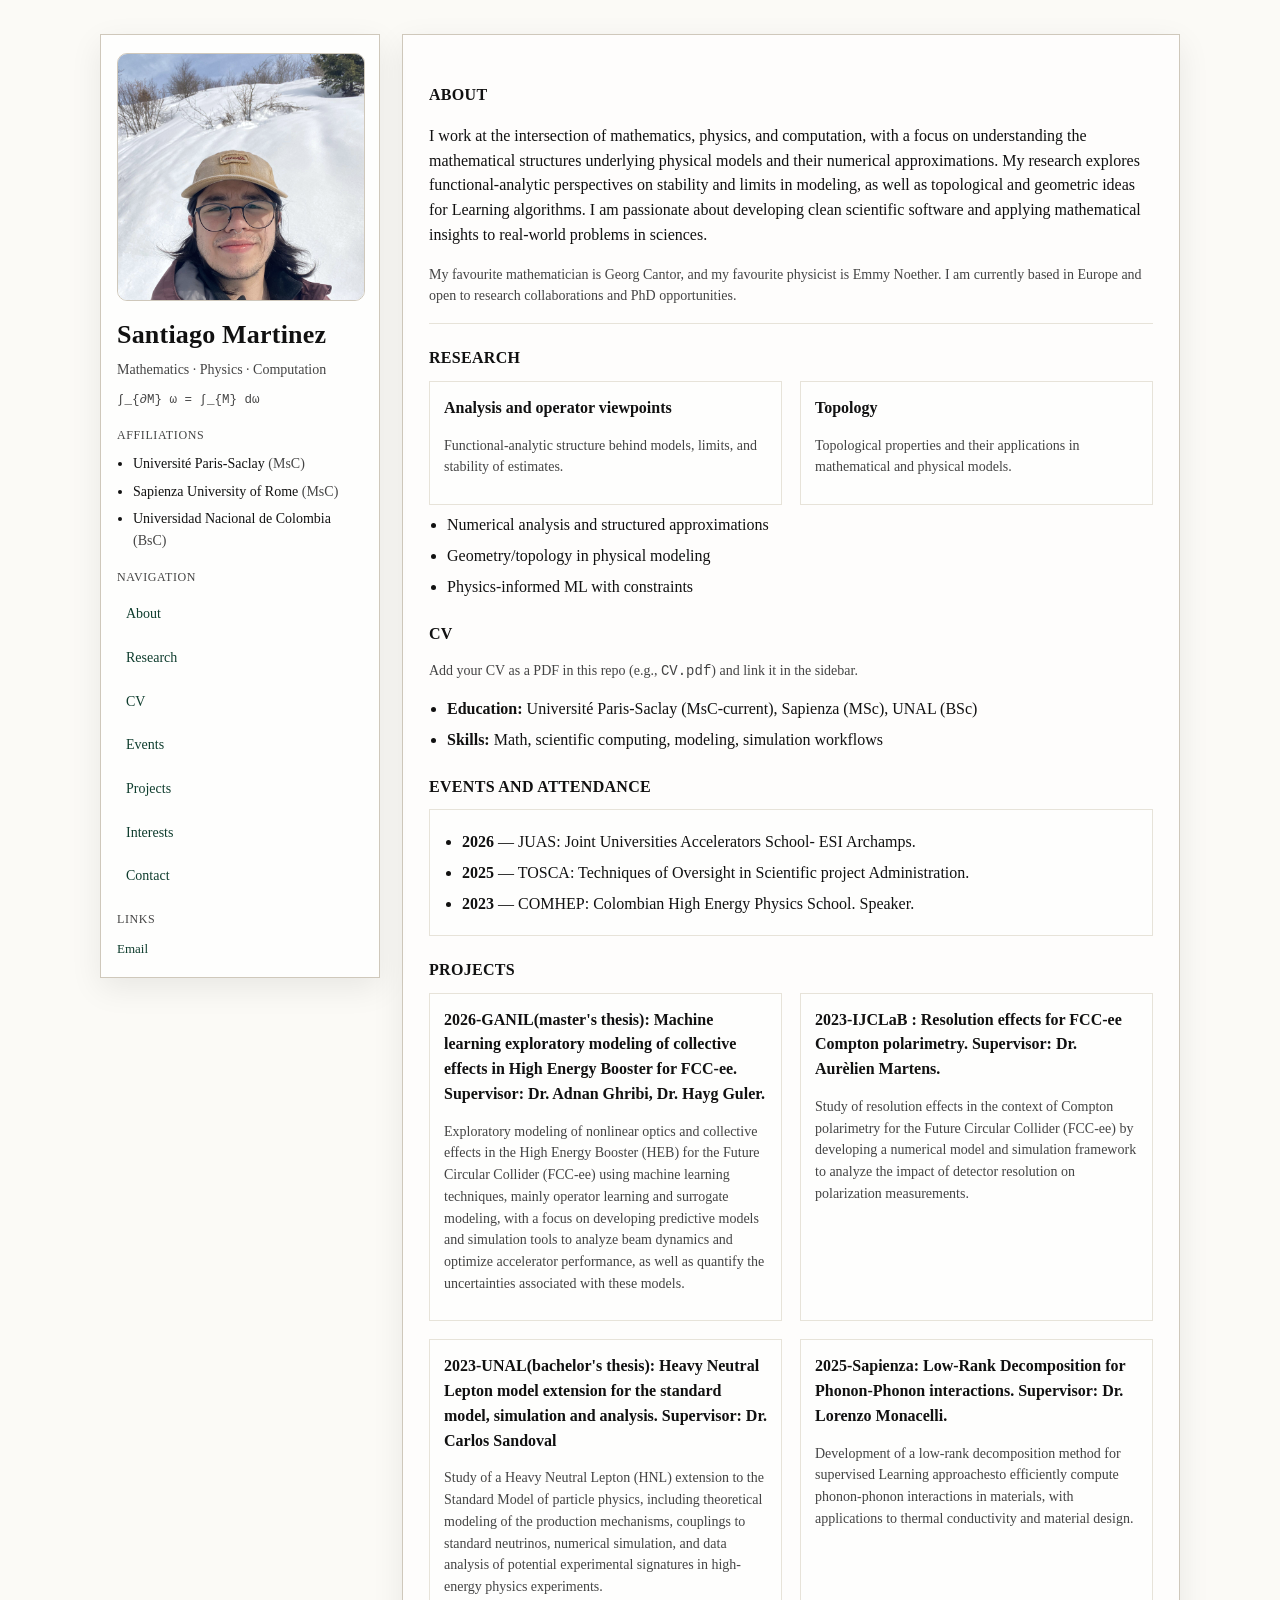
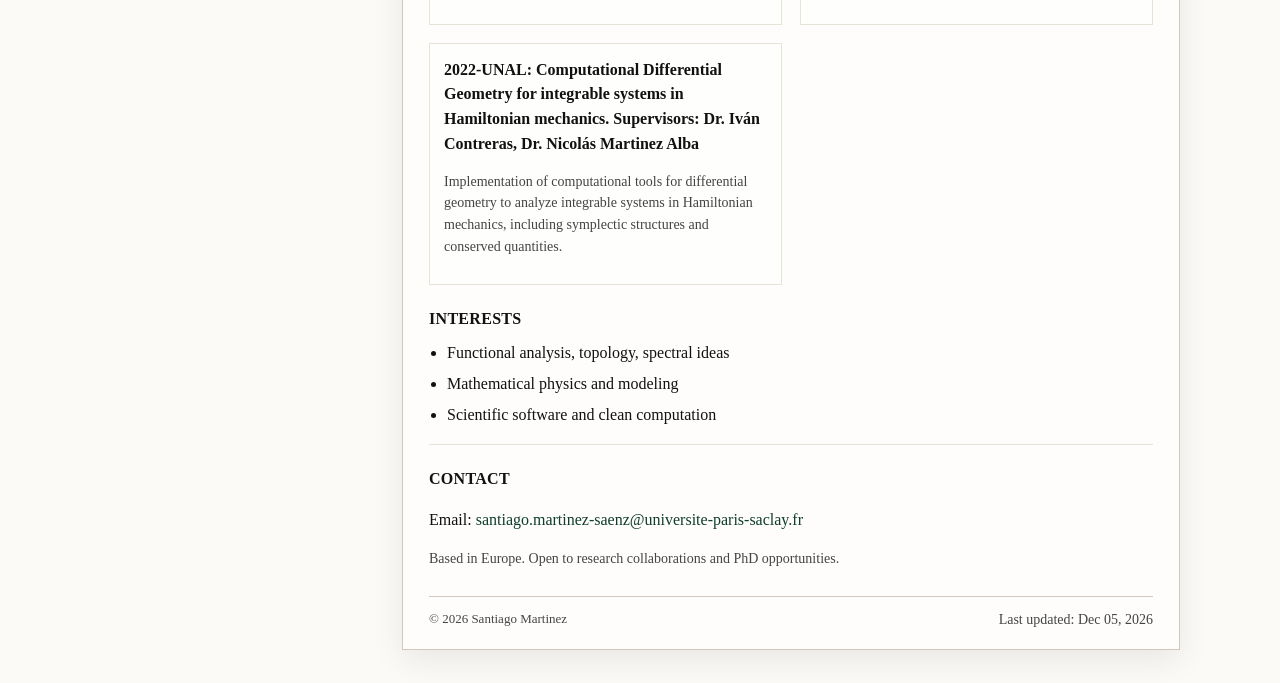
<file: index2.html>
<!DOCTYPE html>
<html lang="en">
<head>
  <meta charset="UTF-8" />
  <meta name="viewport" content="width=device-width, initial-scale=1" />
  <title>Santiago Martinez</title>

  <style>
    :root{
      --ink:#111;
      --muted:#444;
      --paper:#fbfaf6;
      --line:#e7e3d9;
      --rule:#cfc8bb;
      --accent:#0f3d2e;
      --maxw: 1080px;
      --sidebar: 280px;
    }

    /* old-school paper + faint grid */
    body{
      margin:0;
      color:var(--ink);
      background:
        linear-gradient(var(--paper), var(--paper)),
        repeating-linear-gradient(0deg, rgba(0,0,0,0.035), rgba(0,0,0,0.035) 1px, transparent 1px, transparent 24px),
        repeating-linear-gradient(90deg, rgba(0,0,0,0.02), rgba(0,0,0,0.02) 1px, transparent 1px, transparent 24px);
      font-family: "Georgia", "Times New Roman", serif;
      line-height: 1.55;
    }

    a{ color: var(--accent); text-decoration: none; }
    a:hover{ text-decoration: underline; }

    .wrap{
      max-width: var(--maxw);
      margin: 34px auto;
      padding: 0 18px;
      display: grid;
      grid-template-columns: var(--sidebar) 1fr;
      gap: 22px;
      align-items: start;
    }

    /* LEFT SIDEBAR */
    aside{
      position: sticky;
      top: 18px;
      align-self: start;

      border: 1px solid var(--rule);
      background: rgba(255,255,255,0.72);
      box-shadow: 0 10px 30px rgba(0,0,0,0.08);
      padding: 18px 16px;
    }

    .photo{
      width: 100%;
      aspect-ratio: 1 / 1;
      border-radius: 10px;
      border: 1px solid var(--rule);
      overflow: hidden;
      background: linear-gradient(135deg, rgba(0,0,0,0.05), rgba(0,0,0,0.02));
      display: grid;
      place-items: center;
    }
    .photo img{
      width:100%;
      height:100%;
      object-fit: cover;
      filter: grayscale(25%) contrast(1.05);
    }
    .placeholder{
      font-size: 12px;
      color: var(--muted);
      padding: 10px;
      text-align: center;
    }

    .name{
      margin: 14px 0 4px 0;
      font-size: 26px;
      letter-spacing: 0.2px;
    }
    .tagline{
      margin: 0 0 10px 0;
      color: var(--muted);
      font-size: 14px;
    }
    .eq{
      font-family: "Courier New", ui-monospace, monospace;
      font-size: 12.5px;
      color: var(--muted);
      margin: 10px 0 14px 0;
    }

    .blocktitle{
      margin: 16px 0 8px 0;
      font-size: 12px;
      letter-spacing: 0.6px;
      text-transform: uppercase;
      color: var(--muted);
    }

    .affil{
      margin: 0;
      padding-left: 16px;
      color: var(--ink);
      font-size: 14px;
    }
    .affil li{ margin: 6px 0; }
    .affil span{ color: var(--muted); }

    nav{
      display: grid;
      gap: 8px;
      margin-top: 10px;
      font-size: 14px;
    }
    nav a{
      padding: 6px 8px;
      border: 1px solid transparent;
      border-radius: 8px;
    }
    nav a:hover{
      border-color: var(--line);
      background: rgba(255,255,255,0.6);
      text-decoration: none;
    }

    .quick{
      font-size: 13px;
      color: var(--muted);
      display: grid;
      gap: 6px;
      margin-top: 10px;
    }

    /* RIGHT CONTENT */
    main{
      border: 1px solid var(--rule);
      background: rgba(255,255,255,0.72);
      box-shadow: 0 10px 30px rgba(0,0,0,0.08);
      padding: 26px 26px 18px;
    }

    section{ margin-top: 22px; }
    h2{
      font-size: 16px;
      margin: 0 0 10px 0;
      letter-spacing: 0.3px;
      text-transform: uppercase;
    }

    .rule{
      height:1px;
      background: var(--line);
      margin: 16px 0;
    }

    .grid2{
      display:grid;
      grid-template-columns: 1fr 1fr;
      gap: 18px;
    }

    .card{
      border: 1px solid var(--line);
      background: rgba(255,255,255,0.6);
      padding: 14px 14px 12px;
    }

    .small{ color: var(--muted); font-size: 14px; }

    ul{ margin: 8px 0 0 18px; padding: 0; }
    li{ margin: 6px 0; }

    .list{
      margin: 0;
      padding-left: 18px;
    }

    footer{
      margin-top: 26px;
      padding-top: 12px;
      border-top: 1px solid var(--rule);
      color: var(--muted);
      font-size: 13px;
      display:flex;
      justify-content: space-between;
      gap: 10px;
      flex-wrap: wrap;
    }

    /* MOBILE */
    @media (max-width: 860px){
      .wrap{ grid-template-columns: 1fr; }
      aside{ position: relative; top: auto; }
      main{ padding: 20px 18px 16px; }
      .grid2{ grid-template-columns: 1fr; }
    }
  </style>
</head>

<body>
  <div class="wrap">

    <!-- LEFT FIXED BAR -->
    <aside>
      <div class="photo">
        <img src="me.jpeg" alt="Portrait of Santiago Martinez"
             onerror="this.remove(); this.parentElement.innerHTML='<div class=&quot;placeholder&quot;>Add <b>me.jpeg</b> next to <b>index.html</b><br/>or update the image path.</div>';">
      </div>

      <h1 class="name">Santiago Martinez</h1>
      <p class="tagline">Mathematics · Physics · Computation</p>

      <div class="eq">∫_{∂M} ω = ∫_{M} dω</div>
      <div class="blocktitle">Affiliations</div>
      <ul class="affil">
        <li>Université Paris-Saclay <span>(MsC)</span></li>
        <li>Sapienza University of Rome <span>(MsC)</span></li>
        <li>Universidad Nacional de Colombia <span>(BsC)</span></li>
      </ul>

      <div class="blocktitle">Navigation</div>
      <nav>
        <a href="#about">About</a>
        <a href="#research">Research</a>
        <a href="#cv">CV</a>
        <a href="#events">Events</a>
        <a href="#projects">Projects</a>
        <a href="#interests">Interests</a>
        <a href="#contact">Contact</a>
      </nav>

      <div class="blocktitle">Links</div>
      <div class="quick">
        <div><a href="mailto:santiago.martinez-saenz@universite-paris-saclay.fr">Email</a></div>
        <!-- Add these when you have them -->
        <!-- <div><a href="CV.pdf">CV (PDF)</a></div> -->
        <!-- <div><a href="https://github.com/USERNAME">GitHub</a></div> -->
        <!-- <div><a href="https://www.linkedin.com/in/USERNAME/">LinkedIn</a></div> -->
      </div>
    </aside>

    <!-- RIGHT CONTENT -->
    <main>
      <section id="about">
        <h2>About</h2>
        <p>
          I work at the intersection of mathematics, physics, and computation, with a focus on understanding the mathematical structures underlying physical models and their numerical approximations. My research explores functional-analytic perspectives on stability and limits in modeling, as well as topological and geometric ideas for Learning algorithms. I am passionate about developing clean scientific software and applying mathematical insights to real-world problems in sciences.
        </p>
        <p class="small">
          My favourite mathematician is Georg Cantor, and my favourite physicist is Emmy Noether. I am currently based in Europe and open to research collaborations and PhD opportunities.
        </p>
      </section>

      <div class="rule"></div>

      <section id="research">
        <h2>Research</h2>
        <div class="grid2">
          <div class="card">
            <b>Analysis and operator viewpoints</b>
            <p class="small">
              Functional-analytic structure behind models, limits, and stability of estimates.
            </p>
          </div>
          <div class="card">
            <b>Topology</b>
            <p class="small">
              Topological properties and their applications in mathematical and physical models.
            </p>
          </div>
        </div>

        <ul>
          <li>Numerical analysis and structured approximations</li>
          <li>Geometry/topology in physical modeling</li>
          <li>Physics-informed ML with constraints</li>
        </ul>
      </section>

      <section id="cv">
        <h2>CV</h2>
        <p class="small">
          Add your CV as a PDF in this repo (e.g., <code>CV.pdf</code>) and link it in the sidebar.
        </p>
        <ul class="list">
          <li><b>Education:</b> Université Paris-Saclay (MsC-current), Sapienza (MSc), UNAL (BSc)</li>
          <li><b>Skills:</b> Math, scientific computing, modeling, simulation workflows</li>
        </ul>
      </section>

      <section id="events">
        <h2>Events and Attendance</h2>
        <div class="card">
          <ul class="list">
            <li><b>2026</b> — JUAS: Joint Universities Accelerators School- ESI Archamps.</li>
            <li><b>2025</b> — TOSCA: Techniques of Oversight in Scientific project Administration.</li>
            <li><b>2023</b> — COMHEP: Colombian High Energy Physics School. Speaker.</li>
          </ul>
        </div>
      </section>

      <section id="projects">
        <h2>Projects</h2>
        <div class="grid2">
          <div class="card">
            <b>2026-GANIL(master's thesis): Machine learning exploratory modeling of collective effects in High Energy Booster for FCC-ee. Supervisor: Dr. Adnan Ghribi, Dr. Hayg Guler.</b>
            <p class="small">
                Exploratory modeling of nonlinear optics and collective effects in the High Energy Booster (HEB) for the Future Circular Collider (FCC-ee) using machine learning techniques, mainly operator learning and surrogate modeling, with a focus on developing predictive models and simulation tools to analyze beam dynamics and optimize accelerator performance, as well as quantify the uncertainties associated with these models.
            </p>
          </div>
          <div class="card">
            <b>2023-IJCLaB : Resolution effects for FCC-ee Compton polarimetry. Supervisor: Dr. Aurèlien Martens.</b>
            <p class="small">
                Study of resolution effects in the context of Compton polarimetry for the Future Circular Collider (FCC-ee) by developing a numerical model and simulation framework to analyze the impact of detector resolution on polarization measurements.
            </p>
          </div>
          <div class="card">
            <b>2023-UNAL(bachelor's thesis): Heavy Neutral Lepton model extension for the standard model, simulation and analysis. Supervisor: Dr. Carlos Sandoval </b>
            <p class="small">
                Study of a Heavy Neutral Lepton (HNL) extension to the Standard Model of particle physics, including theoretical modeling of the production mechanisms, couplings to standard neutrinos, numerical simulation, and data analysis of potential experimental signatures in high-energy physics experiments.
            </p>
          </div>
          <div class="card">
            <b>2025-Sapienza: Low-Rank Decomposition for Phonon-Phonon interactions. Supervisor: Dr. Lorenzo Monacelli.</b>
            <p class="small">
                Development of a low-rank decomposition method for supervised Learning approachesto efficiently compute phonon-phonon interactions in materials, with applications to thermal conductivity and material design.
            </p>
          </div>
          <div class="card">
            <b>2022-UNAL: Computational Differential Geometry for integrable systems in Hamiltonian mechanics. Supervisors: Dr. Iván Contreras, Dr. Nicolás Martinez Alba</b>
            <p class="small">
                Implementation of computational tools for differential geometry to analyze integrable systems in Hamiltonian mechanics, including symplectic structures and conserved quantities.
            </p>
          </div>
        </div>
      </section>

      <section id="interests">
        <h2>Interests</h2>
        <ul>
          <li>Functional analysis, topology, spectral ideas</li>
          <li>Mathematical physics and modeling</li>
          <li>Scientific software and clean computation</li>
        </ul>
      </section>

      <div class="rule"></div>

      <section id="contact">
        <h2>Contact</h2>
        <p>
          Email:
          <a href="mailto:santiago.martinez-saenz@universite-paris-saclay.fr">santiago.martinez-saenz@universite-paris-saclay.fr</a>
        </p>
        <p class="small">
          Based in Europe. Open to research collaborations and PhD opportunities.
        </p>
      </section>

      <footer>
        <div>© <span id="y"></span> Santiago Martinez</div>
        <div class="small">Last updated: <span id="d"></span></div>
      </footer>
    </main>

  </div>

  <script>
    const now = new Date();
    document.getElementById("y").textContent = now.getFullYear();
    document.getElementById("d").textContent =
      now.toLocaleDateString(undefined, { year:"numeric", month:"short", day:"2-digit" });
  </script>
</body>
</html>
</file>
